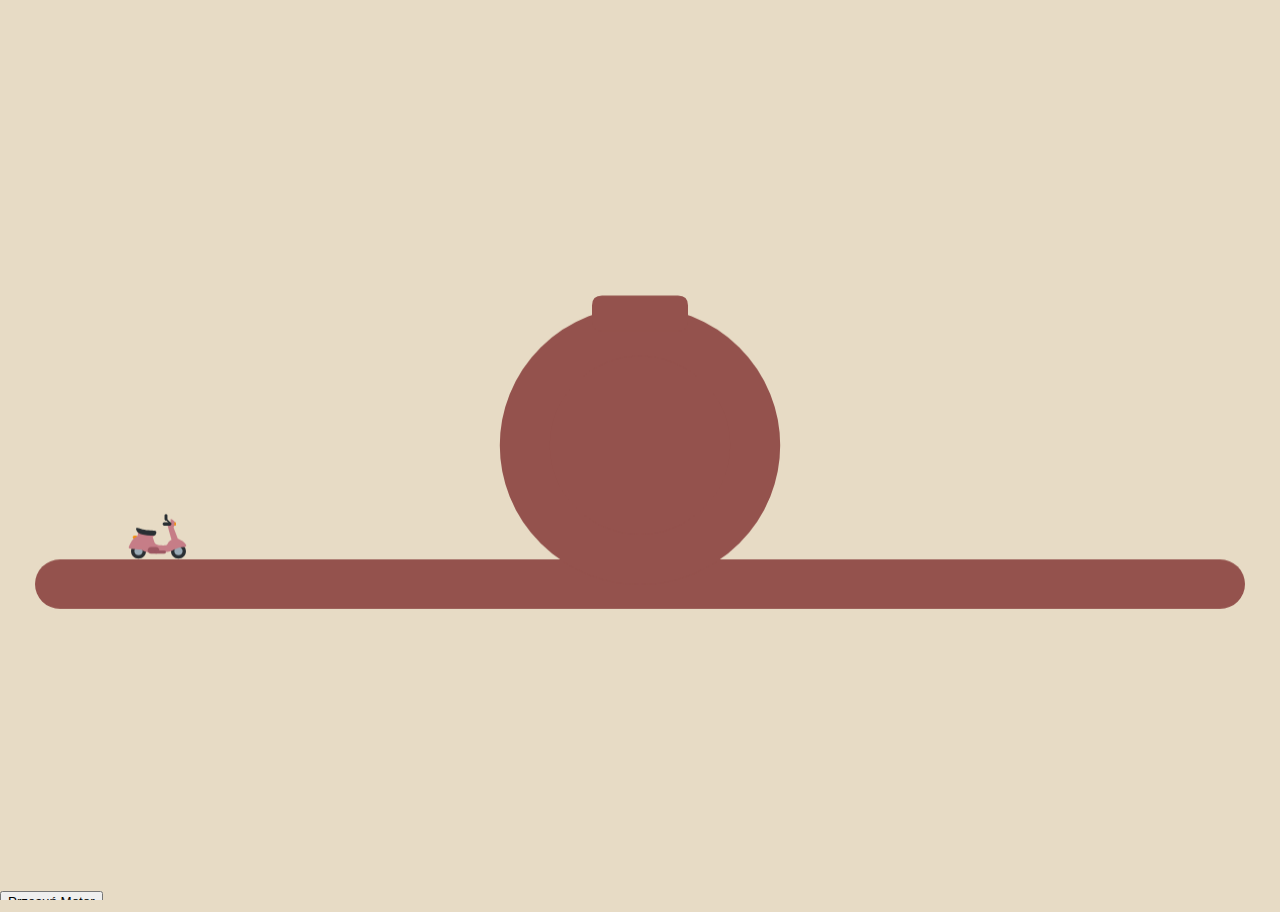
<file: 123/index.html>
<!DOCTYPE html>
<html lang="pl">
<head>
    <meta charset="UTF-8">
    <meta name="viewport" content="width=device-width, initial-scale=1.0">
    <title>Moja Strona</title>
    <link rel="stylesheet" href="styles.css"> <!-- Upewnij się, że ścieżka jest poprawna -->
</head>
<body>
    <canvas id="myCanvas"></canvas>
    <button id="moveButton">Przesuń Motor</button> <!-- Dodany przycisk -->
    <script src="script.js"></script> <!-- Upewnij się, że ścieżka jest poprawna -->
    
</body>
</html>
</file>
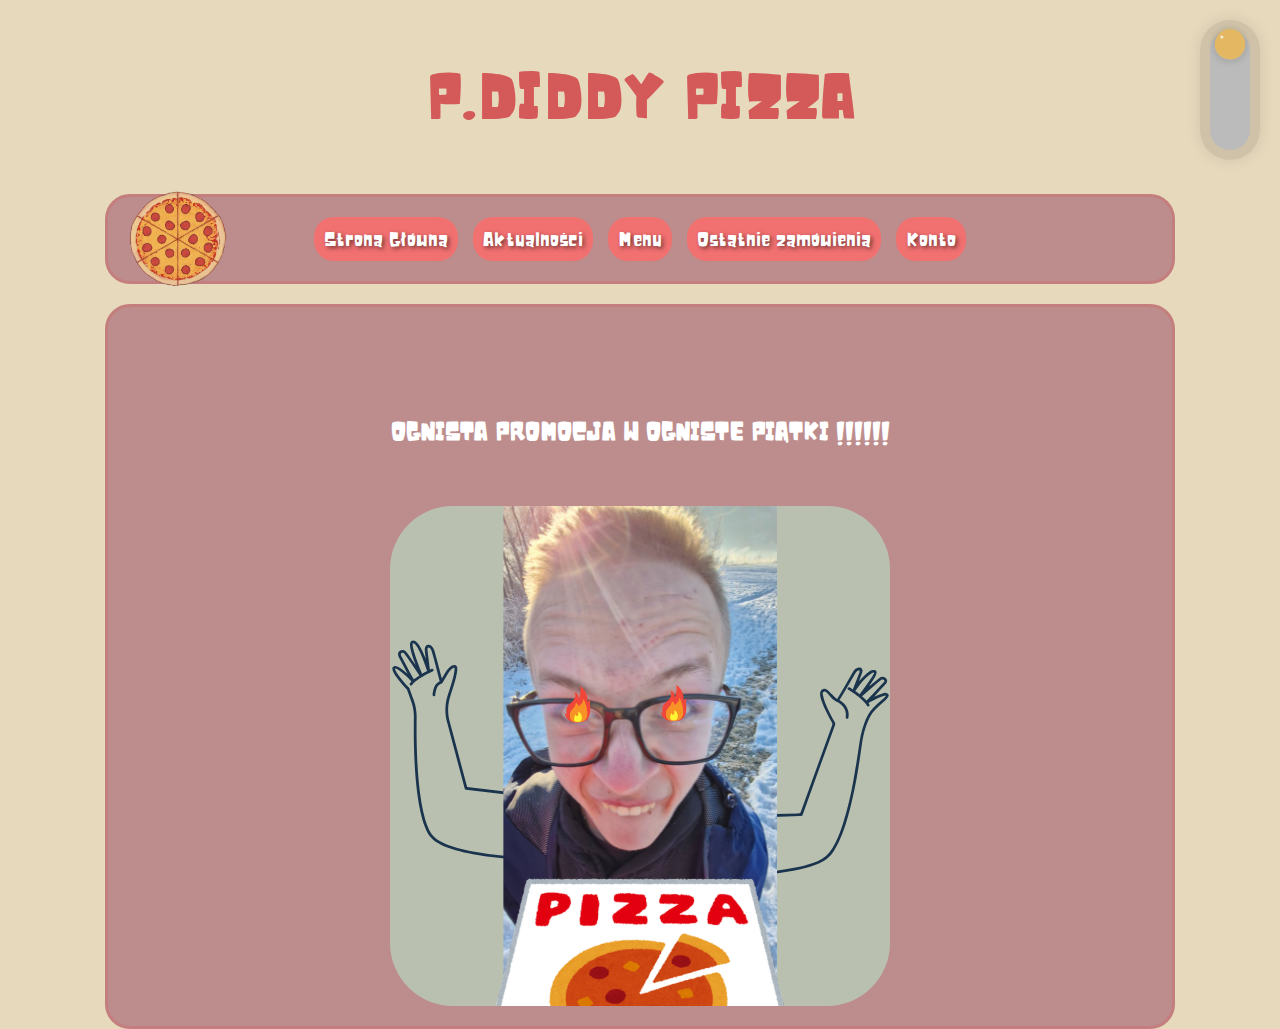
<file: suwak/index.html>
<!DOCTYPE html>
<html lang="pl">
<head>
    <meta charset="UTF-8">
    <meta name="viewport" content="width=device-width, initial-scale=1.0">
    <title>Przełącznik Motywów</title>
    <link rel="stylesheet" href="styles.css">
</head>
<body>
<header>
    <div class="logo-container">
    <h1 id="header">P.DIDDY PIZZA</h1>
    </div>
<div class="navbar">
    <img src="assets/HSPIZZA.png" alt="Pizza" class="pizza-img">
    <div class="nav-item">Strona Główna</div>
    <div class="nav-item">Aktualności</div>
    <div class="nav-item">Menu</div>
    <div class="nav-item">Ostatnie zamówienia</div>
    <div class="nav-item">Konto</div>
</div>
</header>
<main>
    <div><h2>OGNISTA PROMOCJA W OGNISTE PIĄTKI !!!!!!</h2></div>
    <div><img src="assets/PROMOCJA.png"></div>
</main>
<body>
<body data-theme="day">
    <div class="theme-switcher">
        <div class="switcher-container"> <!-- Nowy kontener -->
            <div class="theme-switcher-toggle" id="themeSwitcherToggle">
                <div class="slider" id="slider">
                    <img src="day.png" alt="Day" class="theme-icon" data-theme="day">
                </div>
            </div>
        </div>
    </div>

    <script src="script.js"></script>
</body>
</html>
</file>
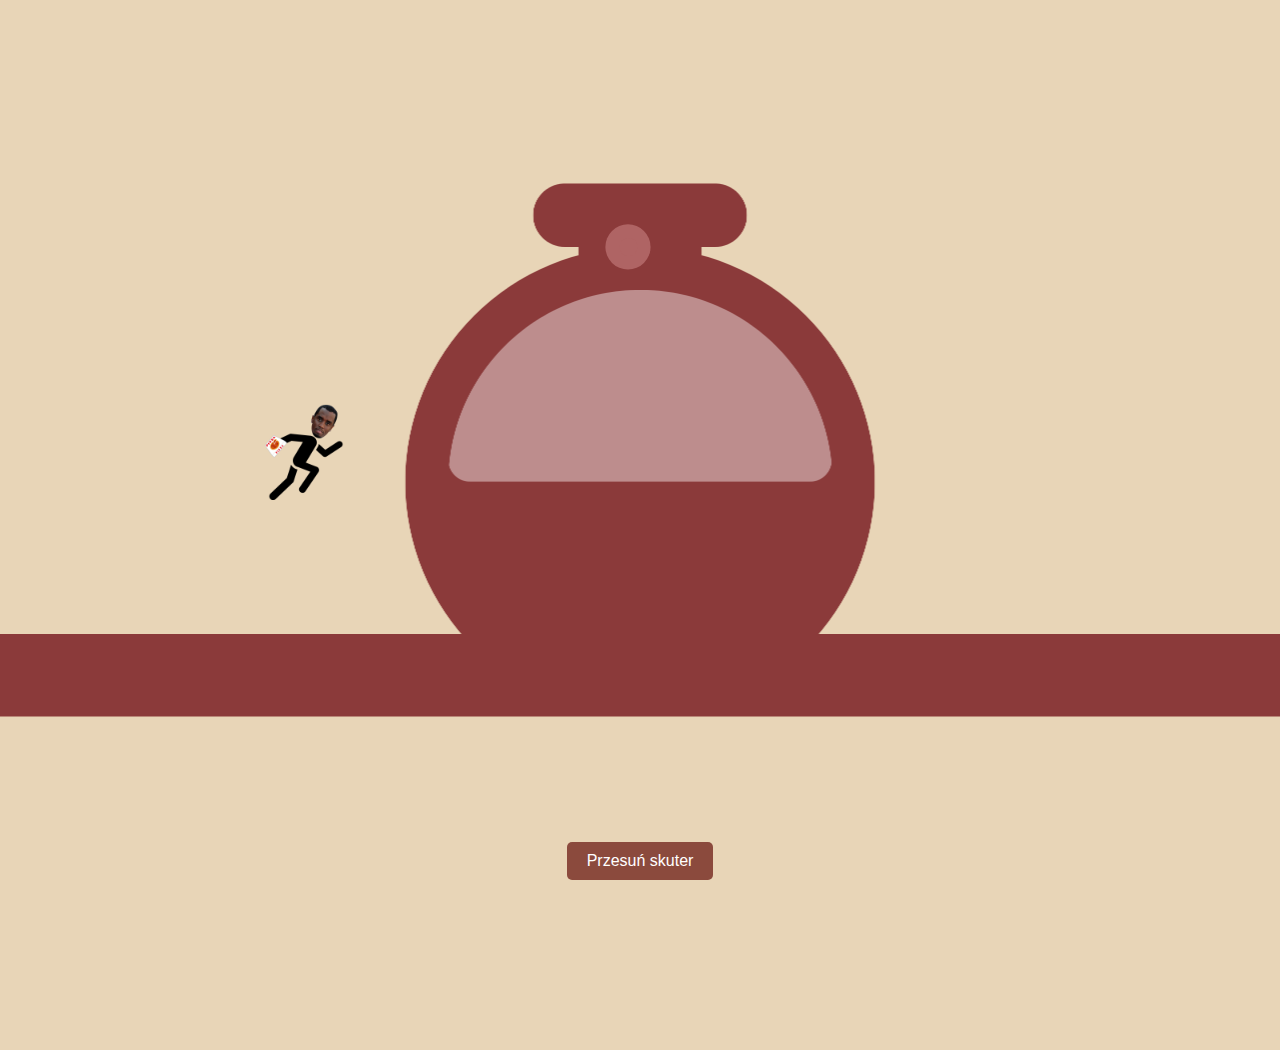
<file: w trakcie/index.html>
<!DOCTYPE html>
<html lang="pl">
<head>
    <meta charset="UTF-8">
    <meta name="viewport" content="width=device-width, initial-scale=1.0">
    <title>Pizzeria - Animacja Skutera</title>
    <link rel="stylesheet" href="style.css">
</head>
<body>
    <img src="photo.png" class="photo" id="photo" height="1200">
    </div>
    <img src="motor.png" class="scooter" id="scooter">
    <canvas id="particlesCanvas"></canvas>
    <button class="control-btn" onclick="moveScooter()">Przesuń skuter</button>
    
    <script src="script.js"></script>
</body>
</html>
</file>
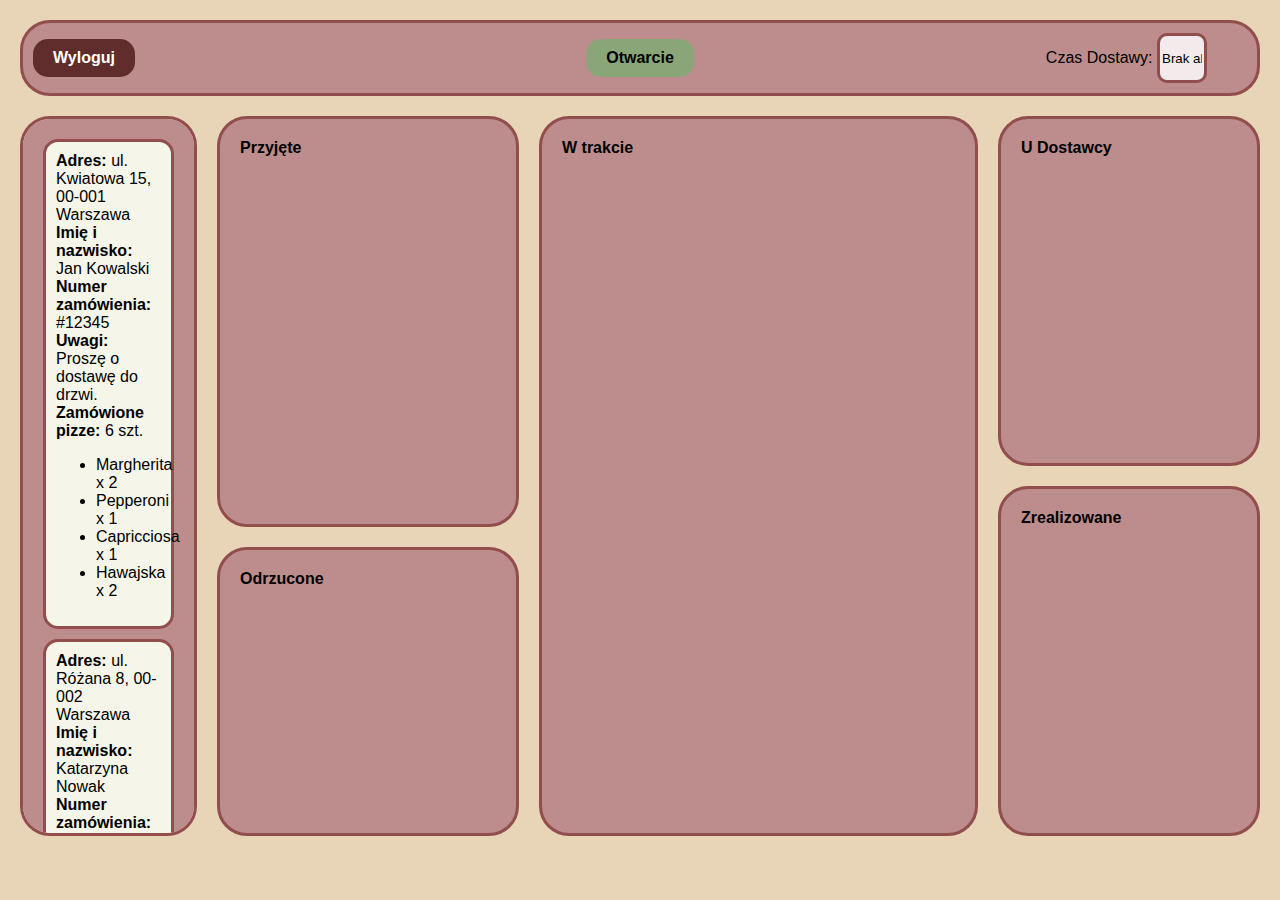
<file: w trakcie/panel/index.html>
<html lang="pl">
<head>
    <meta charset="UTF-8">
    <meta name="viewport" content="width=device-width, initial-scale=1.0">
    <title>Dashboard</title>
    <link rel="stylesheet" href="styles.css">
</head>
<body>
    <div class="container">
        <div class="top-bar">
            <button class="btn logout" id="logoutBtn">Wyloguj</button>
            <div class="status-buttons">
                <button class="btn open" id="openBtn">Otwarcie</button>
                <button class="btn close" id="closeBtn" style="display: none;">Zamknięcie</button>
                <button class="btn delivery-toggle" id="deliveryToggleBtn" style="display: none;">Wstrzymanie dostaw</button>
            </div>
            <span>Czas Dostawy: <input class="time" type="text" readonly></span>
        </div>
        <div class="dashboard">
            <!-- Nowe zamówienia -->
            <div class="column" id="nowe-zamowienia">
                <div class="draggable" draggable="true">
                    <div><strong>Adres:</strong> ul. Kwiatowa 15, 00-001 Warszawa</div>
                    <div><strong>Imię i nazwisko:</strong> Jan Kowalski</div>
                    <div><strong>Numer zamówienia:</strong> #12345</div>
                    <div><strong>Uwagi:</strong> Proszę o dostawę do drzwi.</div>
                    <div><strong>Zamówione pizze:</strong> 6 szt.</div>
                    <ul>
                        <li>Margherita x 2</li>
                        <li>Pepperoni x 1</li>
                        <li>Capricciosa x 1</li>
                        <li>Hawajska x 2</li>
                    </ul>
                </div>
            
                <!-- Nowe zamówienia -->
                <div class="draggable" draggable="true">
                    <div><strong>Adres:</strong> ul. Różana 8, 00-002 Warszawa</div>
                    <div><strong>Imię i nazwisko:</strong> Katarzyna Nowak</div>
                    <div><strong>Numer zamówienia:</strong> #12350</div>
                    <div><strong>Uwagi:</strong> Wegetariańskie składniki</div>
                    <div><strong>Zamówione pizze:</strong> 4 szt.</div>
                    <ul>
                        <li>Wegetariańska x 3</li>
                        <li>Margherita x 1</li>
                    </ul>
                </div>
            
                <div class="draggable" draggable="true">
                    <div><strong>Adres:</strong> ul. Leśna 5, 30-003 Kraków</div>
                    <div><strong>Imię i nazwisko:</strong> Marek Kowalczyk</div>
                    <div><strong>Numer zamówienia:</strong> #12351</div>
                    <div><strong>Uwagi:</strong> Bez glutenu</div>
                    <div><strong>Zamówione pizze:</strong> 7 szt.</div>
                    <ul>
                        <li>Pepperoni x 2</li>
                        <li>Capricciosa x 3</li>
                        <li>Hawajska x 2</li>
                    </ul>
                </div>
            
                <div class="draggable" draggable="true">
                    <div><strong>Adres:</strong> ul. Polna 12, 50-004 Wrocław</div>
                    <div><strong>Imię i nazwisko:</strong> Agnieszka Wiśniewska</div>
                    <div><strong>Numer zamówienia:</strong> #12352</div>
                    <div><strong>Uwagi:</strong> Ostre sosy</div>
                    <div><strong>Zamówione pizze:</strong> 5 szt.</div>
                    <ul>
                        <li>Diavola x 3</li>
                        <li>Pepperoni x 2</li>
                    </ul>
                </div>
            
                <div class="draggable" draggable="true">
                    <div><strong>Adres:</strong> ul. Morska 22, 80-005 Gdańsk</div>
                    <div><strong>Imię i nazwisko:</strong> Paweł Dąbrowski</div>
                    <div><strong>Numer zamówienia:</strong> #12353</div>
                    <div><strong>Uwagi:</strong> Dostawa na piętro</div>
                    <div><strong>Zamówione pizze:</strong> 8 szt.</div>
                    <ul>
                        <li>Margherita x 4</li>
                        <li>Capricciosa x 2</li>
                        <li>Wegetariańska x 2</li>
                    </ul>
                </div>
            
                <div class="draggable" draggable="true">
                    <div><strong>Adres:</strong> ul. Górna 7, 90-006 Łódź</div>
                    <div><strong>Imię i nazwisko:</strong> Zofia Jankowska</div>
                    <div><strong>Numer zamówienia:</strong> #12354</div>
                    <div><strong>Uwagi:</strong> Bez sera</div>
                    <div><strong>Zamówione pizze:</strong> 3 szt.</div>
                    <ul>
                        <li>Margherita x 1</li>
                        <li>Pepperoni x 2</li>
                    </ul>
                </div>
            </div>
            <!-- Przyjęte i Odrzucone -->
            <div class="column-container">
                <div class="column large" id="przyjete">
                    <div class="section-title">Przyjęte</div>
                </div>
                <div class="column" id="odrzucone">
                    <div class="section-title">Odrzucone</div>
                </div>
            </div>

            <!-- W trakcie -->
            <div class="column large" id="w-trakcie">
                <div class="section-title">W trakcie</div>
            </div>

            <!-- U Dostawcy i Zrealizowane -->
            <div class="column-container">
                <div class="column" id="u-dostawcy">
                    <div class="section-title">U Dostawcy</div>
                </div>
                <div class="column" id="zrealizowane">
                    <div class="section-title">Zrealizowane</div>
                </div>
            </div>
        </div>
    </div>
    <script src="script.js"></script>
</body>
</html>
</file>
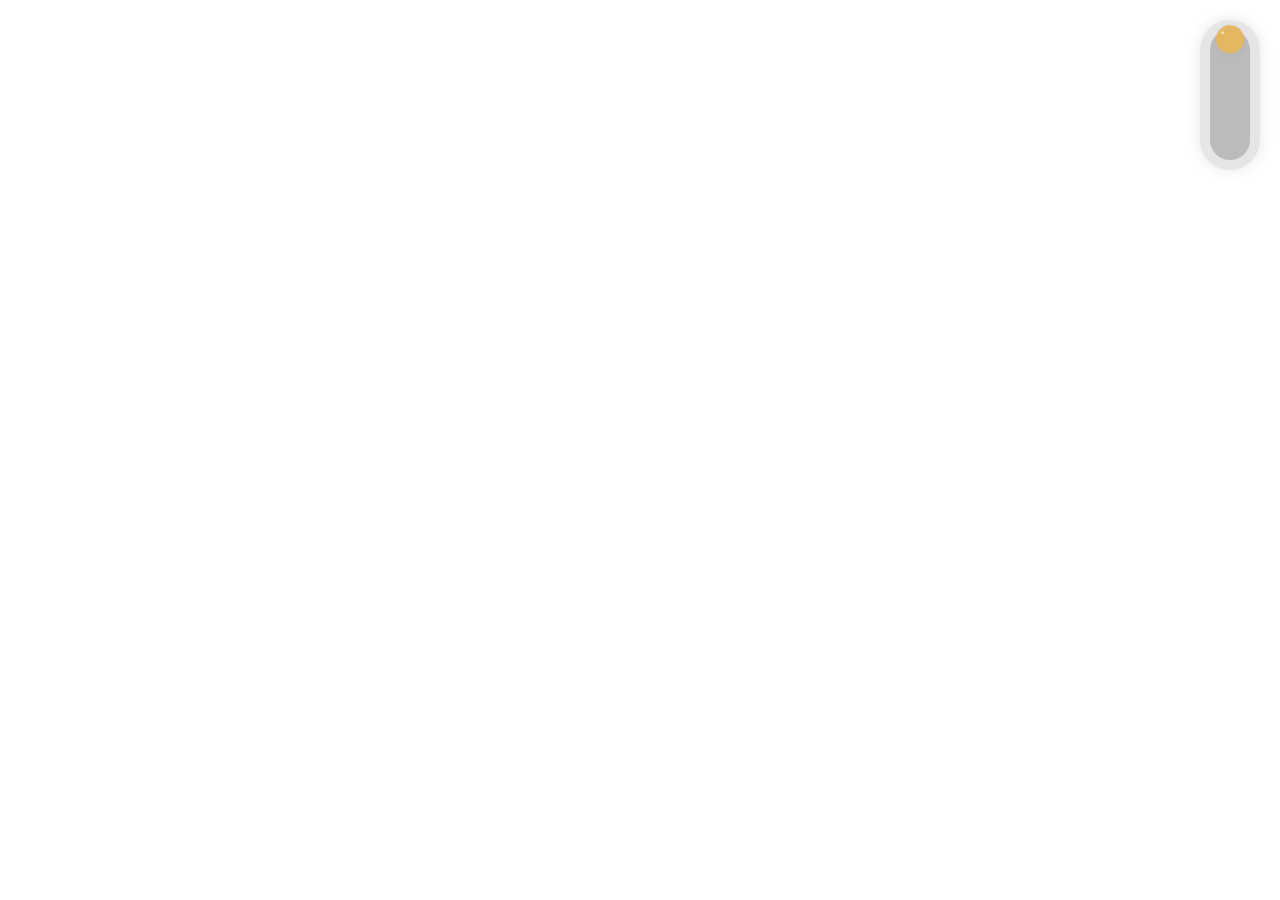
<file: w trakcie/suwak/index.html>
<!DOCTYPE html>
<html lang="pl">
<head>
    <meta charset="UTF-8">
    <meta name="viewport" content="width=device-width, initial-scale=1.0">
    <title>Przełącznik Motywów</title>
    <link rel="stylesheet" href="styles.css">
</head>
<body data-theme="day">
    <div class="theme-switcher">
        <div class="switcher-container"> <!-- Nowy kontener -->
            <div class="theme-switcher-toggle" id="themeSwitcherToggle">
                <div class="slider" id="slider">
                    <img src="day.png" alt="Day" class="theme-icon" data-theme="day">
                </div>
            </div>
        </div>
    </div>

    <script src="script.js"></script>
</body>
</html>
</file>
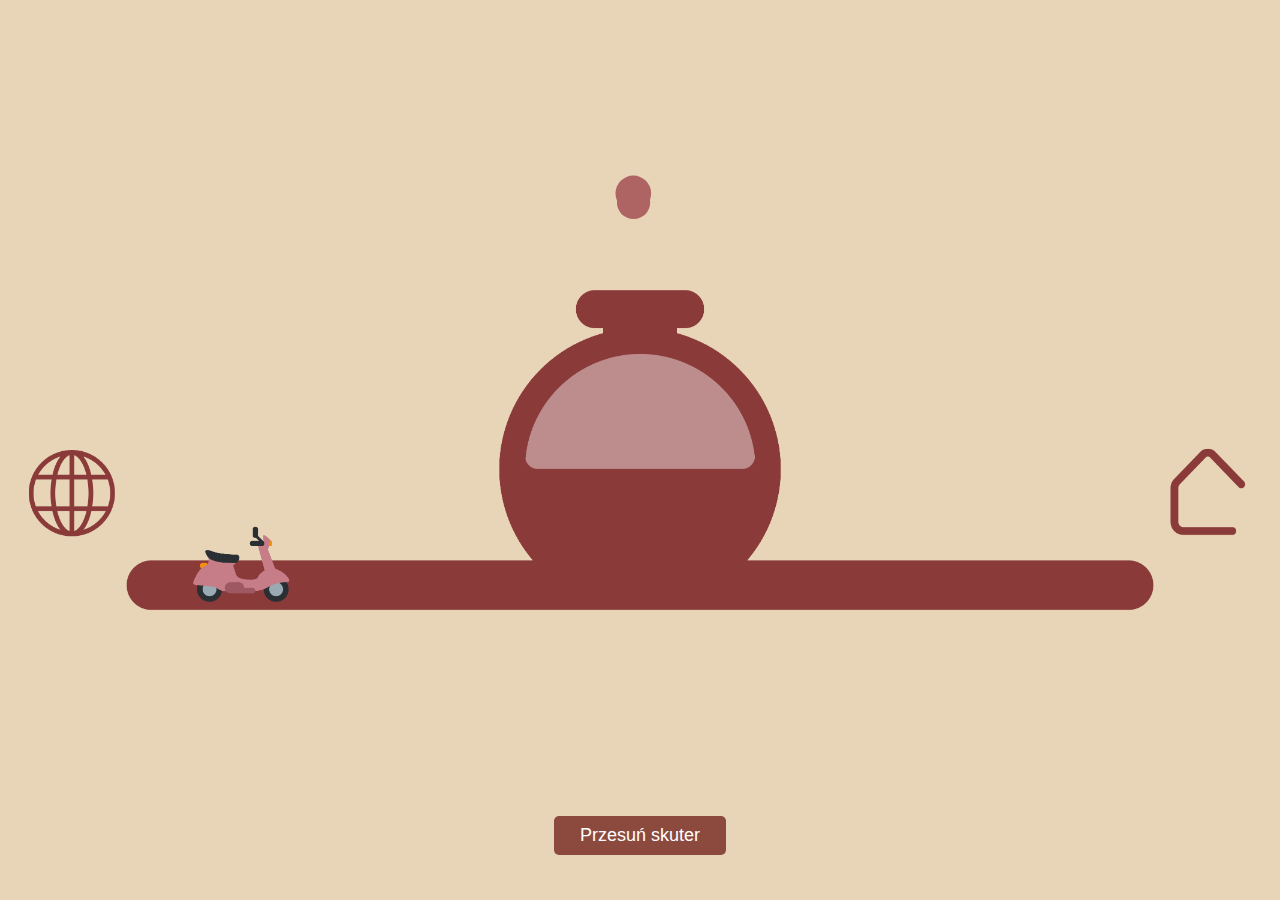
<file: w trakcie/w trakcie/index.html>
<!DOCTYPE html>
<html lang="pl">
<head>
    <meta charset="UTF-8">
    <meta name="viewport" content="width=device-width, initial-scale=1.0">
    <title>Pizzeria - Animacja Skutera</title>
    <link rel="stylesheet" href="style.css">
</head>
<body>
    <img src="photo.png" class="photo" id="photo">
    <img src="motor.png" class="scooter" id="scooter">
    <canvas id="particlesCanvas"></canvas>
    <button class="control-btn" onclick="moveScooter()">Przesuń skuter</button>
    
    <script src="script.js"></script>
</body>
</html>
</file>
<file: suwak/styles.css>
@font-face {
    font-family: 'Noot';
    src: url('Noot.ttf') format('opentype');
}

body {
    font-family: Arial, sans-serif;
    transition: background-color 0.5s ease-in-out, color 0.5s ease-in-out;
    min-height: 100vh;
    margin: 0;
    padding: 0;
}

#header {
    position: relative;
    z-index: 30;
    font-size: 2.5rem;
    font-weight: bold;
    text-align: center;
    padding: 20px;
    font-family: Noot;
    font-size: 60px;
    transition: color 0.5s ease-in-out;
}

.header {
    position: relative;
    font-size: 2.5rem;
    z-index: 30;
    font-weight: bold;
    text-align: center;
    padding: 20px;
    font-family: 'Nunito', sans-serif;
}

.navbar {
    z-index: 30;
    position: relative;
    border: 3px solid #924d4d;
    font-family: 'Noot';
    display: flex;
    flex-direction: row;
    justify-content: center;
    align-items: center;
    gap: 15px;
    padding: 20px;
    width: 80%;
    margin: auto;
    border-radius: 25px;
    flex-wrap: wrap;
    transition: background-color 0.5s ease-in-out, border-color 0.5s ease-in-out;
}

.pizza-img {
    position: absolute;
    left: 20px;
    top: 50%;
    transform: translateY(-50%);
    width: 100px;
    z-index: 100;
    transition: filter 0.5s ease-in-out;
}

.nav-item {
    margin-top: auto;
    font-size: larger;
    padding: 10px;
    border-radius: 20px;
    cursor: pointer;
    transition: all 0.3s;
    text-align: center;
    color: white;
    text-shadow: 2px 2px 4px rgba(0, 0, 0, 0.5);
    white-space: nowrap;
    position: relative;
    transition: all 0.5s ease-in-out;
}

.nav-item:hover {
    transform: translateY(-3px);
    box-shadow: 0 5px 15px rgba(0, 0, 0, 0.3);
}

.nav-item:active {
    transform: scale(0.95);
    filter: brightness(0.9);
}

.nav-item::after {
    content: '';
    position: absolute;
    top: 50%;
    left: 50%;
    width: 0;
    height: 0;
    background: rgba(255, 255, 255, 0.2);
    border-radius: 50%;
    transform: translate(-50%, -50%);
    transition: width 0.3s, height 0.3s;
}

.nav-item:active::after {
    width: 200px;
    height: 200px;
    opacity: 0;
}
main {
    flex-direction: column;
    display: table-row;
    z-index: 30;
    position: relative;
    border: 3px solid #924d4d;
    font-family: 'Noot';
    display: flex;
    justify-content: center;
    align-items: center;
    gap: 15px;
    padding: 20px;
    width: 80%;
    margin: auto;
    margin-top: 20px;
    border-radius: 25px;
    transition: background-color 0.5s ease-in-out, border-color 0.5s ease-in-out;
}
main > div >h2 {
    margin-top: 10vh;
    margin-bottom: 5vh;
    display: block;
    color: white;
}
main > div > img {
    border-radius: 7vh;
    display: block;
}
/* Styl przełącznika motywów */
.theme-switcher {
    position: fixed;
    top: 20px;
    right: 20px;
    display: flex;
    align-items: center;
    z-index: 1000;
}

.switcher-container {
    padding: 10px;
    background: rgba(0,0,0,0.1);
    border-radius: 30px;
    box-shadow: 0 0 15px rgba(0,0,0,0.1);
    transition: background-color 0.5s ease-in-out;
}

.theme-switcher-toggle {
    width: 40px;
    height: 110px;
    background-color: #bbb;
    border-radius: 20px;
    cursor: pointer;
    position: relative;
    transition: background-color 0.3s;
    padding-top: 10px;
}

.slider {
    width: 30px;
    height: 30px;
    border-radius: 50%;
    position: absolute;
    left: 50%;
    transform: translateX(-50%);
    transition: all 0.4s cubic-bezier(0.68, -0.55, 0.27, 1.55);
    display: flex;
    align-items: center;
    justify-content: center;
    box-shadow: 0 0 10px rgba(0, 0, 0, 0.2);
}

.slider img {
    width: 54px;
    height: 54px;
    transition: transform 0.3s ease-in-out;
}

.slider:active {
    transform: translateX(-50%) scale(0.9);
}

.slider-jump {
    animation: jump 0.6s ease;
}

@keyframes jump {
    0%, 100% { transform: translateX(-50%) scale(1); }
    50% { transform: translateX(-50%) scale(1.2); }
}

/* Style dla różnych motywów */
body[data-theme="day"] {
    background-color: rgb(231, 217, 188);
    color: #f17070;
}

body[data-theme="day"] #header {
    color: #d45a5a;
}

body[data-theme="day"] .navbar,
body[data-theme="day"] main {
    background-color: #bd8d8d;
    border-color: #c47e7e;
}

body[data-theme="day"] .nav-item {
    background-color: #f17070;
    color: white;
}

body[data-theme="day"] .pizza-img {
    filter: none;
}

body[data-theme="midnight"] {
    background-color: #3b2f2a;
    color: #f17070;
}

body[data-theme="midnight"] #header {
    color: #e7a5a5;
}

body[data-theme="midnight"] .navbar,
body[data-theme="midnight"] main {
    background-color: #9c6868;
    border-color: #4a2e2e;
}

body[data-theme="midnight"] .nav-item {
    background-color: #8a4b4b;
    color: #e7dbc5;
}

body[data-theme="midnight"] .pizza-img {
    filter: sepia(0.5) brightness(0.8);
}

body[data-theme="midnight"] .switcher-container {
    background: rgba(0,0,0,0.3);
}

body[data-theme="night"] {
    background-color: #2f1e1e;
    color: #e7dbc5;
}

body[data-theme="night"] #header {
    color: #e7dbc5;
}

body[data-theme="night"] .navbar,
body[data-theme="night"] main {
    background-color: #a05a4d;
    border-color: #3a1e1e;
}

body[data-theme="night"] .nav-item {
    background-color: #c97c5d;
    color: #e7dbc5;
}

body[data-theme="night"] .pizza-img {
    filter: sepia(0.8) brightness(0.6);
}

body[data-theme="night"] .switcher-container {
    background: rgba(0,0,0,0.5);
}

/* Responsywność */
@media (max-width: 768px) {
    .navbar {
        align-items: center;
        padding-top: 60px;
    }
    
    .nav-item {
        width: 100%;
    }
    
    .pizza-img {
        top: 30px;
        left: 50%;
        transform: translateX(-50%);
    }
    
    .theme-switcher {
        top: 10px;
        right: 10px;
    }
    
    #header {
        font-size: 40px;
    }
}

@media (max-width: 480px) {
    .navbar, main {
        width: 95%;
    }
    
    #header {
        font-size: 30px;
    }
}
</file>
<file: w trakcie/style.css>
body {
    margin: 0;
    overflow: hidden;
    background-color: #e8d5b7;
    display: flex;
    justify-content: center;
    align-items: center;
    height: 100vh;
    flex-direction: column;
}

.road {
    position: absolute;
    bottom: 33%; /* Droga nieco nad środkiem ekranu */
    width: 60%; /* Skrócona szerokość drogi */
    height: 40px;
    background: #8b3a3a;
    border-radius: 30px;
    transform: translateY(-50%); /* Wyśrodkowanie drogi w osi Y */
    left: 20%; /* Wyśrodkowanie drogi w osi X */
}

.oven {
    z-index: 30;
    position: absolute;
    top: 50%; /* Piec na środku ekranu w osi Y */
    left: 50%; /* Piec na środku ekranu w osi X */
    width: 300px;
    height: 300px;
    background: #8b3a3a;
    border-top-left-radius: 50%;
    border-top-right-radius: 50%;
    transform: translate(-50%, -50%); /* Wyśrodkowanie pieca */
    display: flex;
    justify-content: center;
    align-items: flex-start;
}

.chimney {
    position: absolute;
    top: -60px; /* Zwiększona wysokość komina */
    width: 100px;
    height: 80px; /* Zwiększona wysokość komina */
    background: #8b3a3a;
    border-radius: 10px;
}

.scooter {
    position: absolute;
    bottom: 400px;
    left: 20%; /* Dostosowane do nowej szerokości drogi */
    width: 100px;
    transition: left 2s ease-in-out;
}

canvas {
    position: absolute;
    top: 0;
    left: 0;
}

.control-btn {
    position: absolute;
    bottom: 20px;
    padding: 10px 20px;
    background: #8b4a3d;
    color: white;
    border: none;
    border-radius: 5px;
    cursor: pointer;
    font-size: 16px;
}

.control-btn:hover {
    background: #73352b;
}

.house {
    width: 200px;
    height: 200px;
    position: absolute;
    bottom: 25%; /* Pozycja domów na wysokości drogi */
    transform: translateY(-50%);
}

.right-house {
    right: 10%; /* Dom po prawej stronie */
}
.website {
    width: 200px;
    height: 200px;
    position: absolute;
    bottom: 25%; /* Pozycja obrazu website.png na wysokości drogi */
    left: 10%; /* Po lewej stronie drogi */
    transform: translateY(-50%);
}
</file>
<file: w trakcie/panel/styles.css>
/* Stylowanie pasków przewijania dla WebKit (Chrome, Safari) */
.column::-webkit-scrollbar {
    display: none;
}

.column::-webkit-scrollbar-track {
    display: none;
}

.column::-webkit-scrollbar-thumb {
    display: none;
}

.column::-webkit-scrollbar-thumb:hover {
    display: none;
}

body {
    background-color: #e8d5b7;
    font-family: Arial, sans-serif;
    margin: 0;
    padding: 20px;
    height: 80vh;
}

.draggable {
    padding: 10px;
    background-color: rgb(245, 245, 233);
    border: solid rgb(146, 77, 77);
    border-radius: 15px;
    margin-bottom: 10px;
    height: auto;
    cursor: grab;
}

.draggable:active {
    cursor: grabbing;
}

.top-bar {
    justify-content: space-between;
    align-items: center;
    background-color: rgb(189, 141, 141);
    border-radius: 30px;
    border: solid rgb(146, 77, 77);
    padding: 10px;
}

.btn {
    padding: 10px 20px;
    border: none;
    border-radius: 15px;
    cursor: pointer;
    font-size: 16px;
    font-weight: bold;
}
.status-buttons {
    display: flex;
    gap: 10px;
    position: absolute;
    left: 50%;
    transform: translateX(-50%);
}
#deliveryToggleBtn{
    background-color: #f0e09b;
}
#deliveryToggleBtn.wznow {
    background-color: #bdc788;
}
#closeBtn{
    background-color: #cf5a5a;
}
.top-bar {
    position: relative;
    display: flex;
    justify-content: space-between;
}

span {
    margin-left: 0;
}
.logout {
    background: #612c2c;
    color: white;
}

.open {
    background: #8aa678;
    color: black;
}

.dashboard {
    display: flex;
    gap: 20px;
    margin-top: 20px;
    height: 100%;
    width: 100%;
}

.column {
    -ms-overflow-style: none;  /* IE and Edge */
    scrollbar-width: none;  /* Firefox */
    background-color: rgb(189, 141, 141);
    border-radius: 30px;
    border: solid rgb(146, 77, 77);
    padding: 20px;
    overflow-y: auto; /* Dodaj tę linię, aby włączyć pasek przewijania */
    flex-grow: 1;
}

.column.large {
    -ms-overflow-style: none;  /* IE and Edge */
    scrollbar-width: none;  /* Firefox */
    flex: 1.5; /* Większa szerokość dla "W trakcie" */
    overflow-y: auto; /* Dodaj tę linię również dla kolumn .large */
    width: 20vw;
}

.column-container {
    display: flex;
    flex-direction: column;
    gap: 20px;
    flex: 1;
}

#nowe-zamowienia {
    flex: 0.5; /* Mniejsza szerokość dla "Nowe zamówienia" */
}

#odrzucone {
    flex: 1; /* Standardowa szerokość dla "Odrzucone" */
}

span {
    margin-left: 74%;
}

.time {
    background-color: rgb(243, 235, 235);
    border-radius: 10px;
    border: solid rgb(146, 77, 77);
    height: 50px;
    width: 50px;
    margin-right: 40px;
}

.section {
    padding: 10px;
    border-radius: 10px;
    flex-grow: 1;
}

.section-title {
    font-weight: bold;
    margin-bottom: 10px;
}
</file>
<file: w trakcie/suwak/styles.css>
body {
    font-family: Arial, sans-serif;
    transition: background-color 0.5s ease-in-out, color 0.5s ease-in-out;
}

/* Przełącznik motywów */
.theme-switcher {
    position: fixed;
    top: 20px;
    right: 20px;
    display: flex;
    align-items: center;
}

/* Nowy kontener */
.switcher-container {
    padding: 10px;
    background: rgba(0,0,0,0.1);
    border-radius: 30px;
    box-shadow: 0 0 15px rgba(0,0,0,0.1);
}

/* Tło przełącznika */
.theme-switcher-toggle {
    width: 40px;
    height: 110px;
    background-color: #bbb;
    border-radius: 20px;
    cursor: pointer;
    position: relative;
    transition: background-color 0.3s;
    display: flex;
    flex-direction: column;
    align-items: center;
    justify-content: space-around;
padding-top: 20px;
}

/* Usunięte pseudoelementy i kropki */

/* Suwak */
.slider {
    width: 20px;
    height: 20px;
    background: radial-gradient(circle, rgba(255, 255, 255, 1) 0%, rgba(200, 200, 200, 1) 100%);
    border-radius: 50%;
    position: absolute;
    left: 50%;
    transform: translateX(-50%);
    transition: top 0.4s cubic-bezier(0.68, -0.55, 0.27, 1.55), transform 0.2s ease-in-out;
    display: flex;
    align-items: center;
    justify-content: center;
    box-shadow: 0 0 10px rgba(0, 0, 0, 0.2);
}

.slider img {
    width: 50px;
    height: 50px;
    transition: transform 0.3s ease-in-out;
}

.slider:active {
    transform: translateX(-50%) scale(0.9);
}

/* Pozostałe style motywów pozostają bez zmian */
body[data-theme="day"] {
    background-color: #ffffff;
    color: #000000;
}

body[data-theme="midnight"] {
    background-color: #2c3e50;
    color: #ffffff;
    transition: background-color 0.7s ease-in-out, color 0.7s ease-in-out;
}

body[data-theme="night"] {
    background-color: #1a1a1a;
    color: #ffffff;
    transition: background-color 1s ease-in-out, color 1s ease-in-out;
}

@keyframes fadeIn {
    from {
        opacity: 0.5;
        transform: scale(1.02);
    }
    to {
        opacity: 1;
        transform: scale(1);
    }
}
</file>
<file: w trakcie/w trakcie/style.css>
body {
    margin: 0;
    overflow: hidden;
    background-color: #e8d5b7;
    display: flex;
    justify-content: center;
    align-items: center;
    height: 100vh;
    flex-direction: column;
}

.road {
    position: absolute;
    bottom: 33%; /* Droga nieco nad środkiem ekranu */
    width: 60%; /* Skrócona szerokość drogi */
    height: 4vh; /* Wysokość drogi proporcjonalna do wysokości ekranu */
    background: #8b3a3a;
    border-radius: 30px;
    transform: translateY(-50%); /* Wyśrodkowanie drogi w osi Y */
    left: 20%; /* Wyśrodkowanie drogi w osi X */
}

.scooter {
    position: absolute;
    bottom: 33%; /* Pozycja skutera proporcjonalna do wysokości ekranu */
    left: 15%; /* Dostosowane do nowej szerokości drogi */
    width: 10vw; /* Szerokość skutera proporcjonalna do szerokości ekranu */
    max-width: 100px; /* Maksymalna szerokość skutera */
    transition: left 2s ease-in-out;
}

/* Responsywność dla mniejszych ekranów */
@media (max-width: 768px) {
    .scooter {
        bottom: 45%; /* Dostosowanie pozycji na mniejszych ekranach */
    }
}

/* Responsywność dla bardzo małych ekranów */
@media (max-width: 480px) {
    .scooter {
        bottom: 46%; /* Dostosowanie pozycji na bardzo małych ekranach */
        
    }
}

canvas {
    position: absolute;
    top: 0;
    left: 0;
    width: 100%;
    height: 100%;
}

.control-btn {
    position: absolute;
    bottom: 5vh; /* Pozycja przycisku proporcjonalna do wysokości ekranu */
    padding: 1vh 2vw; /* Wewnętrzny padding proporcjonalny do rozmiaru ekranu */
    background: #8b4a3d;
    color: white;
    border: none;
    border-radius: 5px;
    cursor: pointer;
    font-size: 2vh; /* Rozmiar czcionki proporcjonalny do wysokości ekranu */
}

.control-btn:hover {
    background: #73352b;
}

.house {
    width: 15vw; /* Szerokość domu proporcjonalna do szerokości ekranu */
    height: 15vw; /* Wysokość domu proporcjonalna do szerokości ekranu */
    position: absolute;
    bottom: 25%; /* Pozycja domów na wysokości drogi */
    transform: translateY(-50%);
}

.right-house {
    right: 10%; /* Dom po prawej stronie */
}

.website {
    width: 15vw; /* Szerokość obrazu proporcjonalna do szerokości ekranu */
    height: 15vw; /* Wysokość obrazu proporcjonalna do szerokości ekranu */
    position: absolute;
    bottom: 25%; /* Pozycja obrazu website.png na wysokości drogi */
    left: 10%; /* Po lewej stronie drogi */
    transform: translateY(-50%);
}

.photo {
    width: 100%;
}
</file>
<file: 123/styles.css>
/* Resetowanie marginesów i paddingów */
html, body {
    margin: 0;
    padding: 0;
    overflow: hidden; /* Ukrywa paski przewijania */
    width: 100%;
    height: 100%;
    background-color: #e7dbc5;
}

/* Styl dla elementu canvas */
canvas {
    display: block; /* Usuwa domyślne marginesy */
    width: 100vw; /* Szerokość 100% widoku */
    height: 99vh; /* Wysokość 100% widoku */
}

/* Umożliwia lepsze zarządzanie wymiarami */
* {
    box-sizing: border-box; /* Umożliwia lepsze zarządzanie wymiarami */
}
</file>
